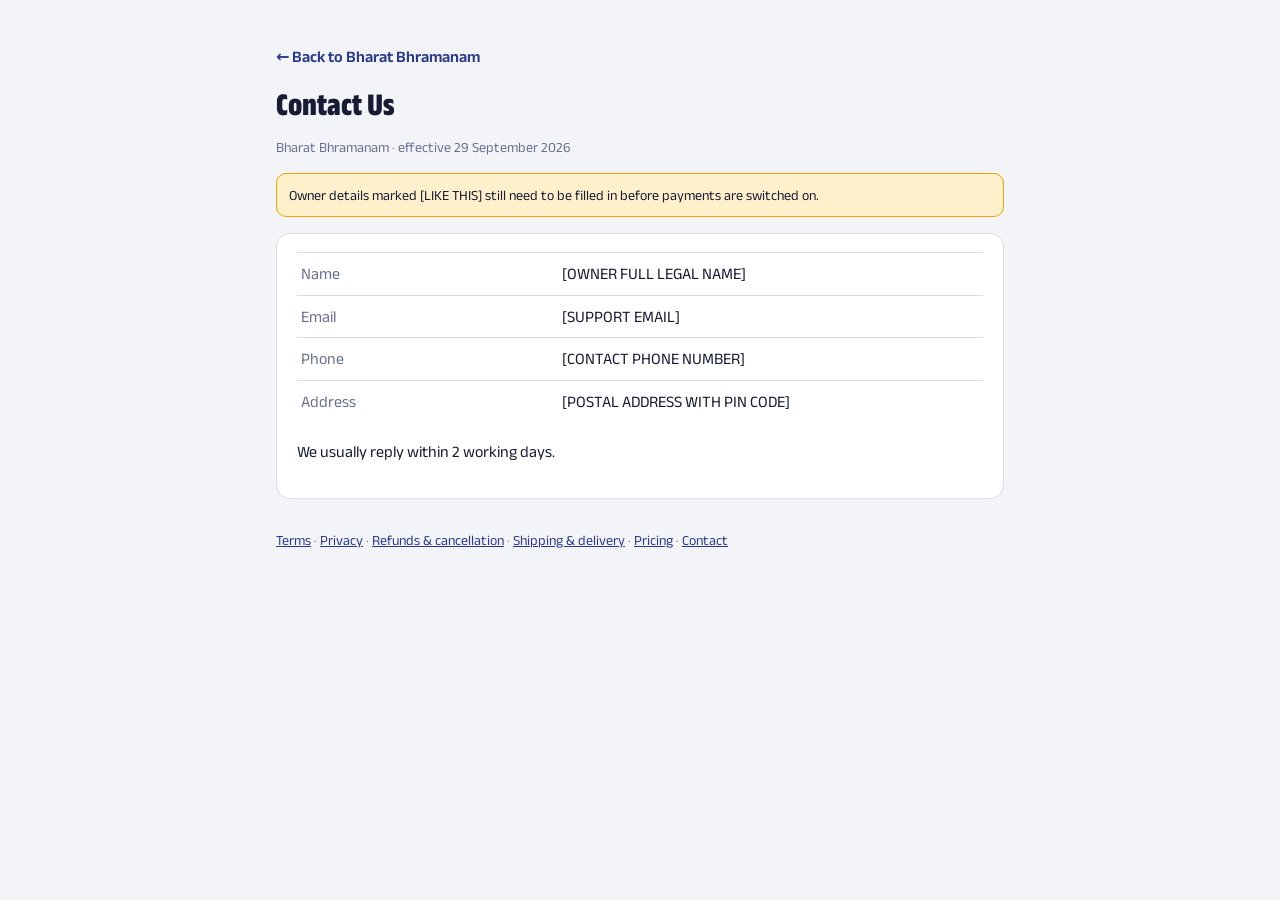
<file: contact.html>
<!doctype html><html lang="en"><head><meta charset="utf-8"><meta name="viewport" content="width=device-width,initial-scale=1">
<meta http-equiv="Content-Security-Policy" content="default-src 'none'; style-src 'self' 'unsafe-inline'; font-src 'self'; img-src 'self' data:; base-uri 'none'; form-action 'none'">
<meta name="referrer" content="no-referrer"><title>Contact Us · Bharat Bhramanam</title><link rel="icon" href="icon.svg" type="image/svg+xml">
<link rel="stylesheet" href="legal.css"></head><body><main><p><a class="back" href="./">← Back to Bharat Bhramanam</a></p><h1>Contact Us</h1><p class="meta">Bharat Bhramanam · effective 29 September 2026</p><p class="todo">Owner details marked [LIKE THIS] still need to be filled in before payments are switched on.</p><div class="card">
<table><tr><td>Name</td><td>[OWNER FULL LEGAL NAME]</td></tr><tr><td>Email</td><td>[SUPPORT EMAIL]</td></tr><tr><td>Phone</td><td>[CONTACT PHONE NUMBER]</td></tr>
<tr><td>Address</td><td>[POSTAL ADDRESS WITH PIN CODE]</td></tr></table><p>We usually reply within 2 working days.</p></div><footer><a href="terms.html">Terms</a> · <a href="privacy.html">Privacy</a> · <a href="refund.html">Refunds &amp; cancellation</a> · <a href="shipping.html">Shipping &amp; delivery</a> · <a href="pricing.html">Pricing</a> · <a href="contact.html">Contact</a></footer></main></body></html>
</file>
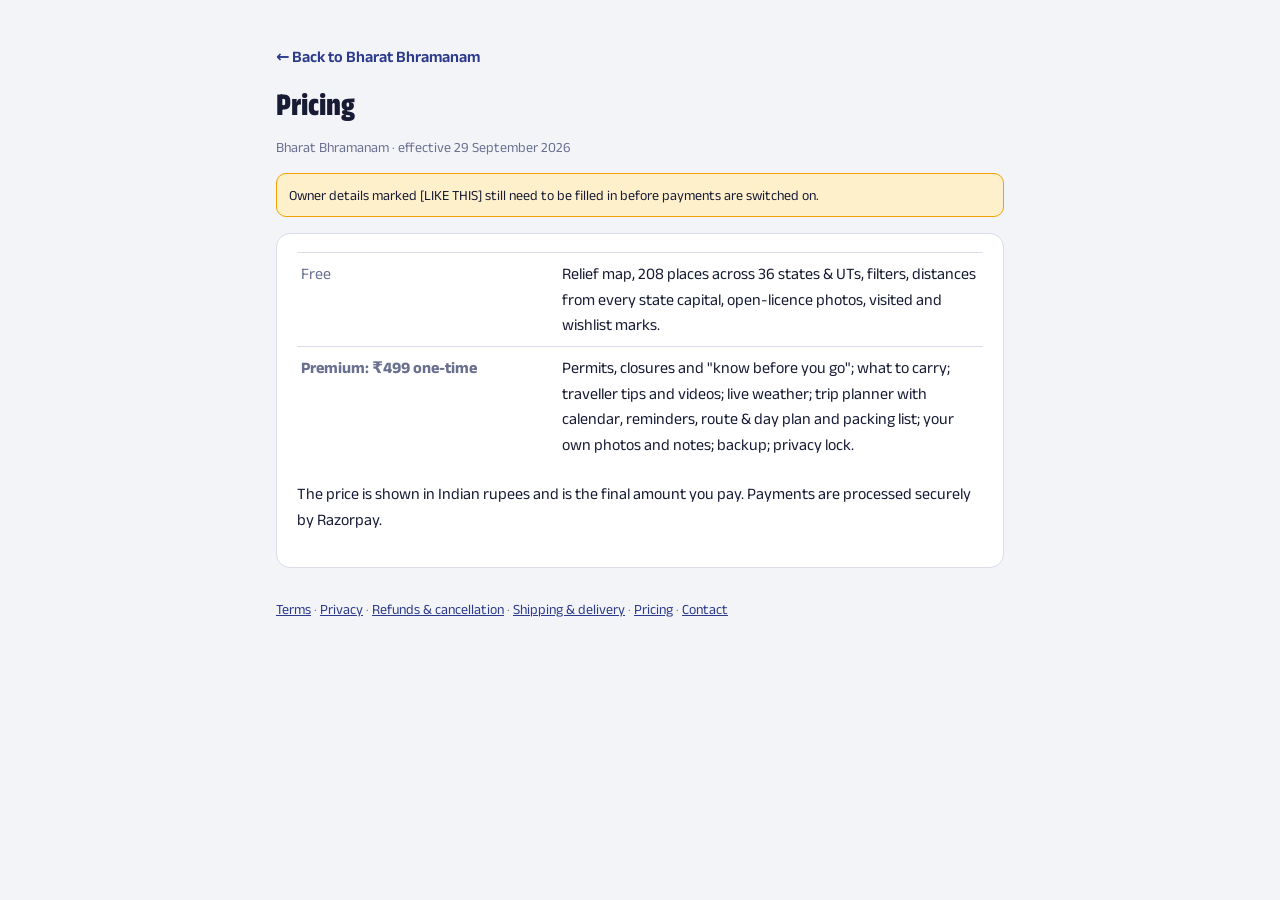
<file: pricing.html>
<!doctype html><html lang="en"><head><meta charset="utf-8"><meta name="viewport" content="width=device-width,initial-scale=1">
<meta http-equiv="Content-Security-Policy" content="default-src 'none'; style-src 'self' 'unsafe-inline'; font-src 'self'; img-src 'self' data:; base-uri 'none'; form-action 'none'">
<meta name="referrer" content="no-referrer"><title>Pricing · Bharat Bhramanam</title><link rel="icon" href="icon.svg" type="image/svg+xml">
<link rel="stylesheet" href="legal.css"></head><body><main><p><a class="back" href="./">← Back to Bharat Bhramanam</a></p><h1>Pricing</h1><p class="meta">Bharat Bhramanam · effective 29 September 2026</p><p class="todo">Owner details marked [LIKE THIS] still need to be filled in before payments are switched on.</p><div class="card">
<table><tr><td>Free</td><td>Relief map, 208 places across 36 states &amp; UTs, filters, distances from every state capital, open-licence photos, visited and wishlist marks.</td></tr>
<tr><td><b>Premium: ₹499 one-time</b></td><td>Permits, closures and "know before you go"; what to carry; traveller tips and videos; live weather; trip planner with calendar, reminders, route &amp; day plan and packing list; your own photos and notes; backup; privacy lock.</td></tr></table>
<p>The price is shown in Indian rupees and is the final amount you pay. Payments are processed securely by Razorpay.</p></div><footer><a href="terms.html">Terms</a> · <a href="privacy.html">Privacy</a> · <a href="refund.html">Refunds &amp; cancellation</a> · <a href="shipping.html">Shipping &amp; delivery</a> · <a href="pricing.html">Pricing</a> · <a href="contact.html">Contact</a></footer></main></body></html>
</file>
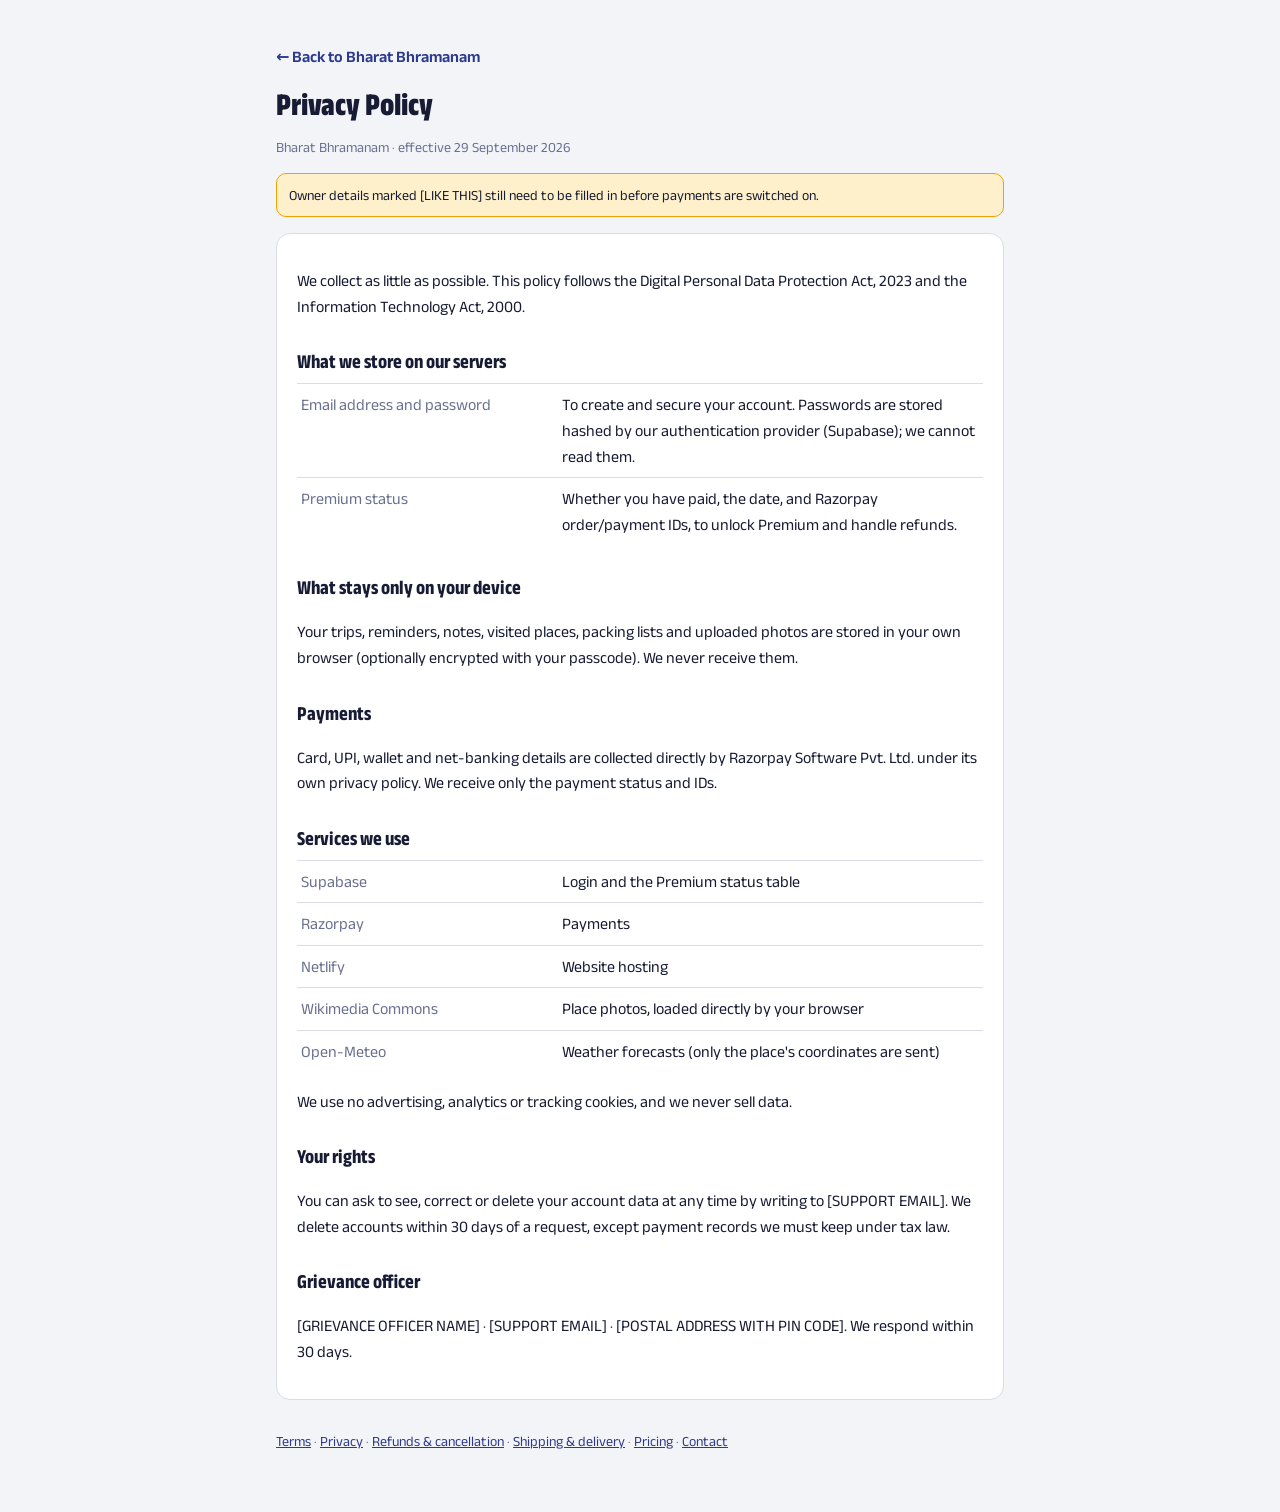
<file: privacy.html>
<!doctype html><html lang="en"><head><meta charset="utf-8"><meta name="viewport" content="width=device-width,initial-scale=1">
<meta http-equiv="Content-Security-Policy" content="default-src 'none'; style-src 'self' 'unsafe-inline'; font-src 'self'; img-src 'self' data:; base-uri 'none'; form-action 'none'">
<meta name="referrer" content="no-referrer"><title>Privacy Policy · Bharat Bhramanam</title><link rel="icon" href="icon.svg" type="image/svg+xml">
<link rel="stylesheet" href="legal.css"></head><body><main><p><a class="back" href="./">← Back to Bharat Bhramanam</a></p><h1>Privacy Policy</h1><p class="meta">Bharat Bhramanam · effective 29 September 2026</p><p class="todo">Owner details marked [LIKE THIS] still need to be filled in before payments are switched on.</p><div class="card">
<p>We collect as little as possible. This policy follows the Digital Personal Data Protection Act, 2023 and the Information Technology Act, 2000.</p>
<h2>What we store on our servers</h2><table>
<tr><td>Email address and password</td><td>To create and secure your account. Passwords are stored hashed by our authentication provider (Supabase); we cannot read them.</td></tr>
<tr><td>Premium status</td><td>Whether you have paid, the date, and Razorpay order/payment IDs, to unlock Premium and handle refunds.</td></tr></table>
<h2>What stays only on your device</h2><p>Your trips, reminders, notes, visited places, packing lists and uploaded photos are stored in your own browser (optionally encrypted with your passcode). We never receive them.</p>
<h2>Payments</h2><p>Card, UPI, wallet and net-banking details are collected directly by Razorpay Software Pvt. Ltd. under its own privacy policy. We receive only the payment status and IDs.</p>
<h2>Services we use</h2><table>
<tr><td>Supabase</td><td>Login and the Premium status table</td></tr><tr><td>Razorpay</td><td>Payments</td></tr><tr><td>Netlify</td><td>Website hosting</td></tr>
<tr><td>Wikimedia Commons</td><td>Place photos, loaded directly by your browser</td></tr><tr><td>Open-Meteo</td><td>Weather forecasts (only the place's coordinates are sent)</td></tr></table>
<p>We use no advertising, analytics or tracking cookies, and we never sell data.</p>
<h2>Your rights</h2><p>You can ask to see, correct or delete your account data at any time by writing to [SUPPORT EMAIL]. We delete accounts within 30 days of a request, except payment records we must keep under tax law.</p>
<h2>Grievance officer</h2><p>[GRIEVANCE OFFICER NAME] · [SUPPORT EMAIL] · [POSTAL ADDRESS WITH PIN CODE]. We respond within 30 days.</p></div><footer><a href="terms.html">Terms</a> · <a href="privacy.html">Privacy</a> · <a href="refund.html">Refunds &amp; cancellation</a> · <a href="shipping.html">Shipping &amp; delivery</a> · <a href="pricing.html">Pricing</a> · <a href="contact.html">Contact</a></footer></main></body></html>
</file>
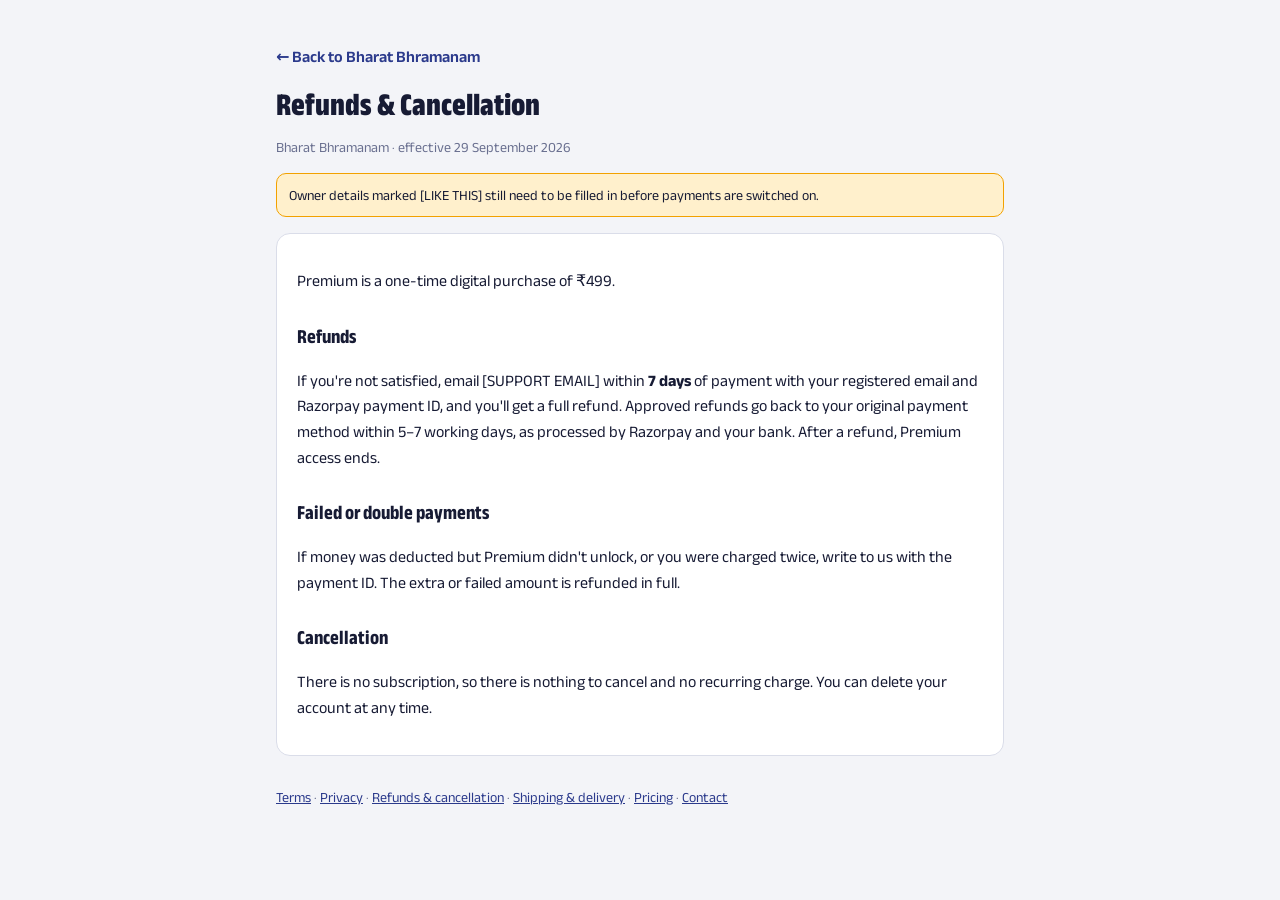
<file: refund.html>
<!doctype html><html lang="en"><head><meta charset="utf-8"><meta name="viewport" content="width=device-width,initial-scale=1">
<meta http-equiv="Content-Security-Policy" content="default-src 'none'; style-src 'self' 'unsafe-inline'; font-src 'self'; img-src 'self' data:; base-uri 'none'; form-action 'none'">
<meta name="referrer" content="no-referrer"><title>Refunds &amp; Cancellation · Bharat Bhramanam</title><link rel="icon" href="icon.svg" type="image/svg+xml">
<link rel="stylesheet" href="legal.css"></head><body><main><p><a class="back" href="./">← Back to Bharat Bhramanam</a></p><h1>Refunds &amp; Cancellation</h1><p class="meta">Bharat Bhramanam · effective 29 September 2026</p><p class="todo">Owner details marked [LIKE THIS] still need to be filled in before payments are switched on.</p><div class="card">
<p>Premium is a one-time digital purchase of ₹499.</p>
<h2>Refunds</h2><p>If you're not satisfied, email [SUPPORT EMAIL] within <b>7 days</b> of payment with your registered email and Razorpay payment ID, and you'll get a full refund. Approved refunds go back to your original payment method within 5–7 working days, as processed by Razorpay and your bank. After a refund, Premium access ends.</p>
<h2>Failed or double payments</h2><p>If money was deducted but Premium didn't unlock, or you were charged twice, write to us with the payment ID. The extra or failed amount is refunded in full.</p>
<h2>Cancellation</h2><p>There is no subscription, so there is nothing to cancel and no recurring charge. You can delete your account at any time.</p></div><footer><a href="terms.html">Terms</a> · <a href="privacy.html">Privacy</a> · <a href="refund.html">Refunds &amp; cancellation</a> · <a href="shipping.html">Shipping &amp; delivery</a> · <a href="pricing.html">Pricing</a> · <a href="contact.html">Contact</a></footer></main></body></html>
</file>
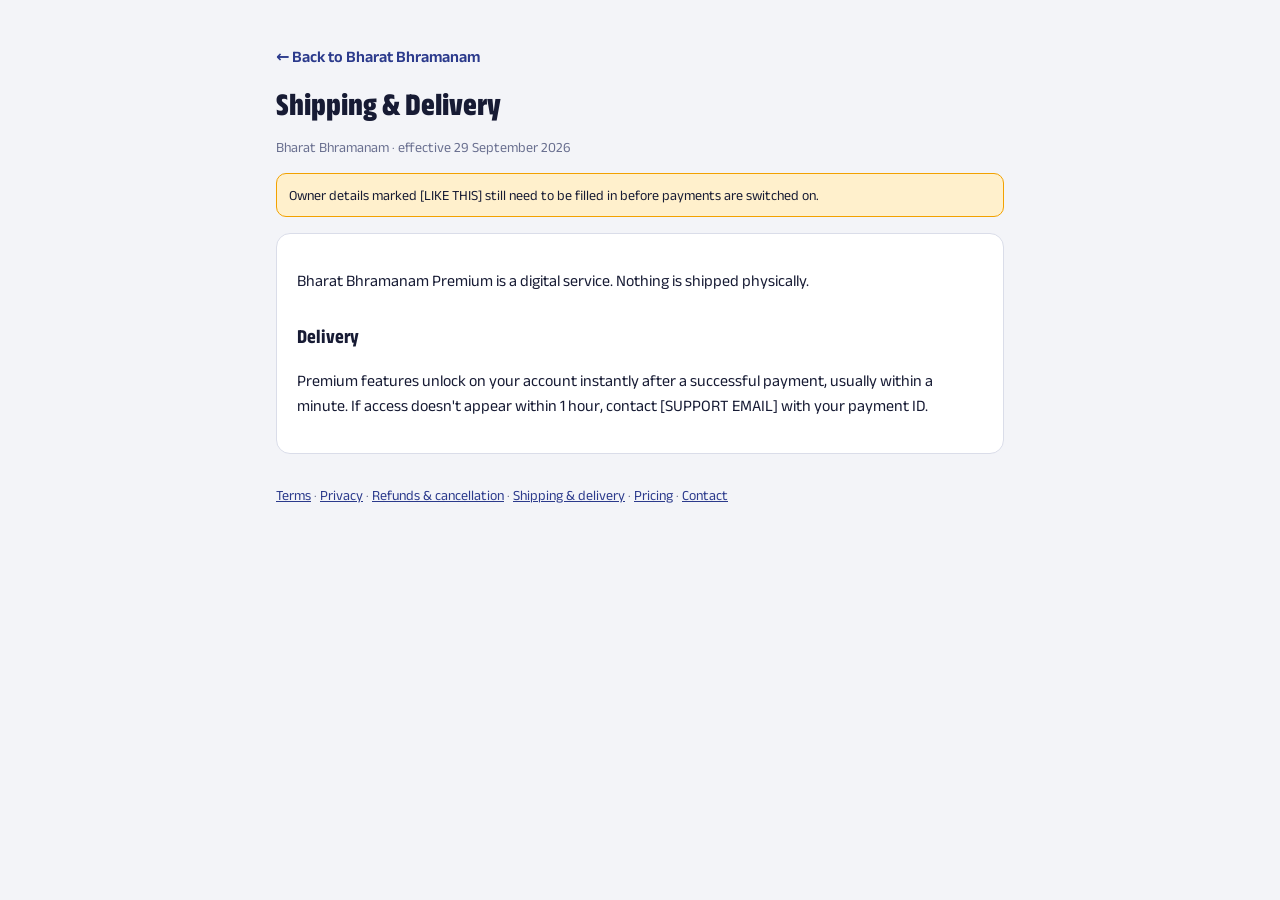
<file: shipping.html>
<!doctype html><html lang="en"><head><meta charset="utf-8"><meta name="viewport" content="width=device-width,initial-scale=1">
<meta http-equiv="Content-Security-Policy" content="default-src 'none'; style-src 'self' 'unsafe-inline'; font-src 'self'; img-src 'self' data:; base-uri 'none'; form-action 'none'">
<meta name="referrer" content="no-referrer"><title>Shipping &amp; Delivery · Bharat Bhramanam</title><link rel="icon" href="icon.svg" type="image/svg+xml">
<link rel="stylesheet" href="legal.css"></head><body><main><p><a class="back" href="./">← Back to Bharat Bhramanam</a></p><h1>Shipping &amp; Delivery</h1><p class="meta">Bharat Bhramanam · effective 29 September 2026</p><p class="todo">Owner details marked [LIKE THIS] still need to be filled in before payments are switched on.</p><div class="card">
<p>Bharat Bhramanam Premium is a digital service. Nothing is shipped physically.</p><h2>Delivery</h2><p>Premium features unlock on your account instantly after a successful payment, usually within a minute. If access doesn't appear within 1 hour, contact [SUPPORT EMAIL] with your payment ID.</p></div><footer><a href="terms.html">Terms</a> · <a href="privacy.html">Privacy</a> · <a href="refund.html">Refunds &amp; cancellation</a> · <a href="shipping.html">Shipping &amp; delivery</a> · <a href="pricing.html">Pricing</a> · <a href="contact.html">Contact</a></footer></main></body></html>
</file>
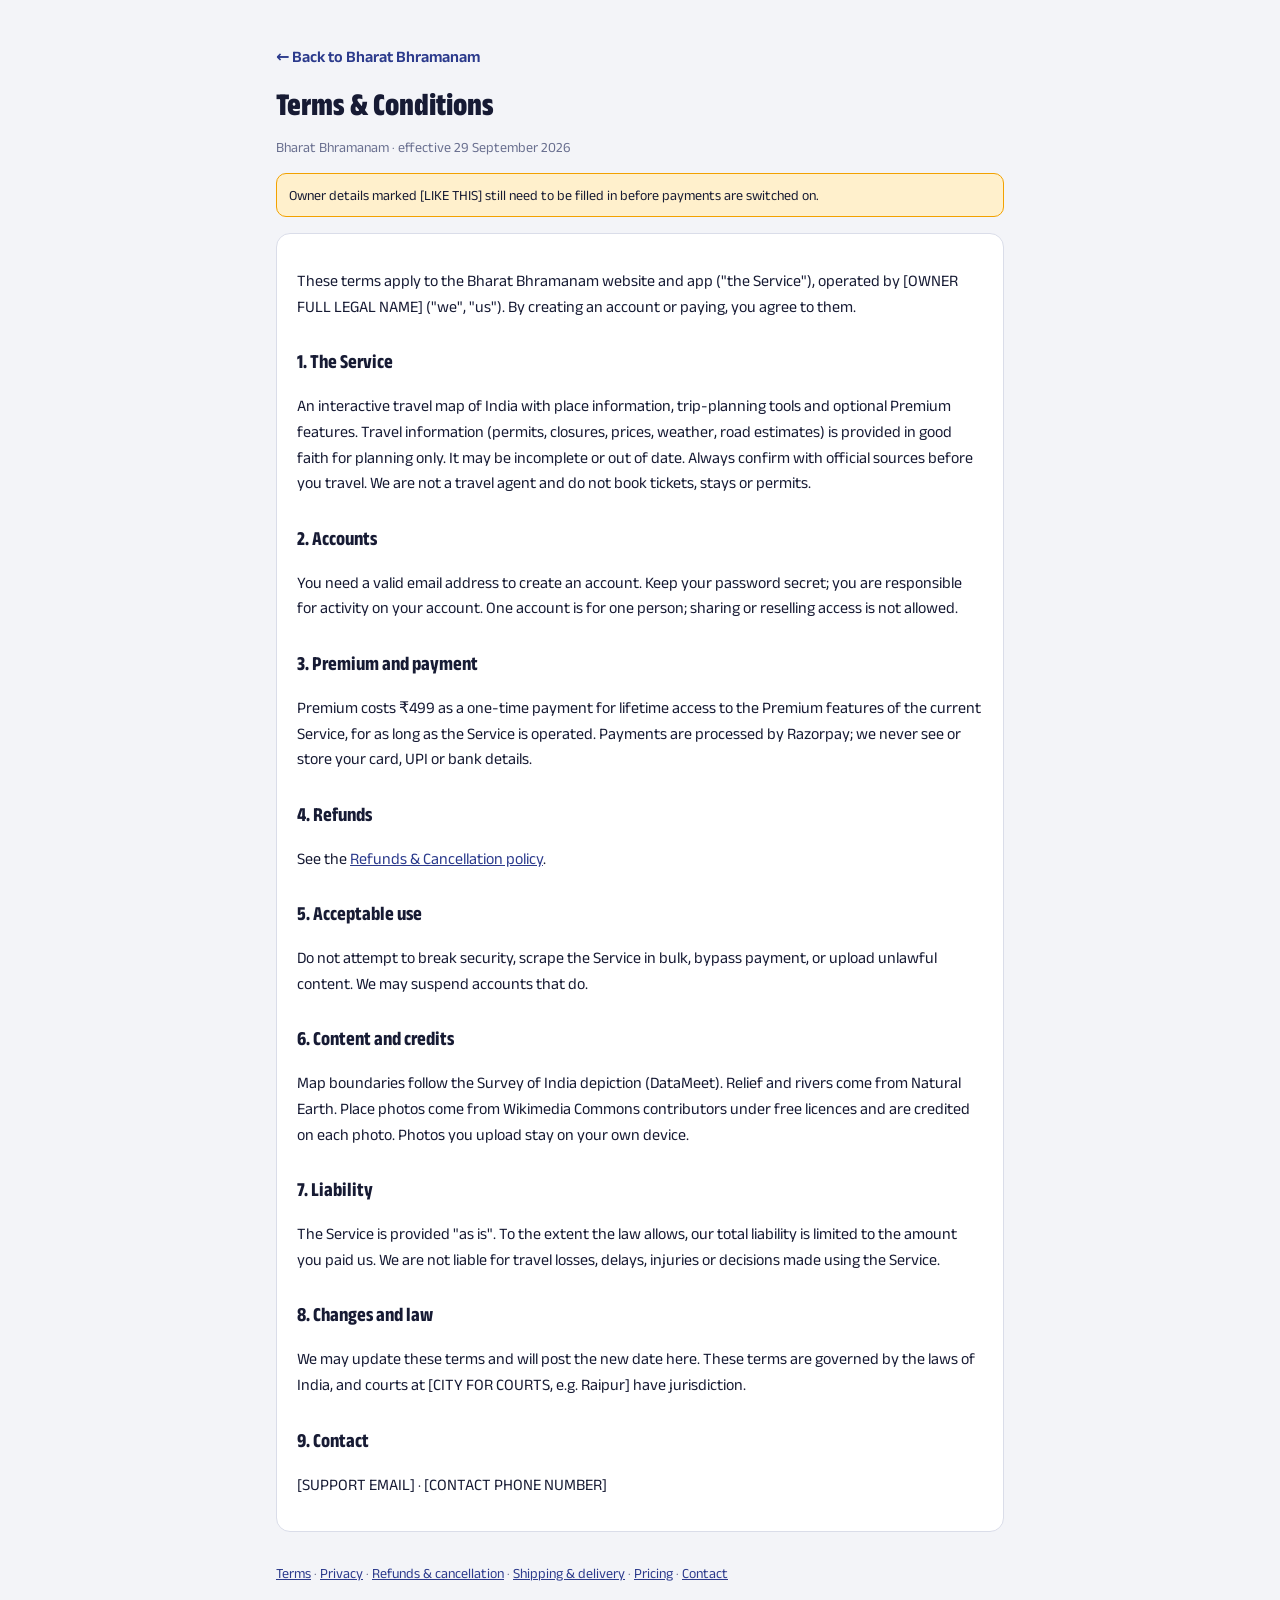
<file: terms.html>
<!doctype html><html lang="en"><head><meta charset="utf-8"><meta name="viewport" content="width=device-width,initial-scale=1">
<meta http-equiv="Content-Security-Policy" content="default-src 'none'; style-src 'self' 'unsafe-inline'; font-src 'self'; img-src 'self' data:; base-uri 'none'; form-action 'none'">
<meta name="referrer" content="no-referrer"><title>Terms &amp; Conditions · Bharat Bhramanam</title><link rel="icon" href="icon.svg" type="image/svg+xml">
<link rel="stylesheet" href="legal.css"></head><body><main><p><a class="back" href="./">← Back to Bharat Bhramanam</a></p><h1>Terms &amp; Conditions</h1><p class="meta">Bharat Bhramanam · effective 29 September 2026</p><p class="todo">Owner details marked [LIKE THIS] still need to be filled in before payments are switched on.</p><div class="card">
<p>These terms apply to the Bharat Bhramanam website and app ("the Service"), operated by [OWNER FULL LEGAL NAME] ("we", "us"). By creating an account or paying, you agree to them.</p>
<h2>1. The Service</h2><p>An interactive travel map of India with place information, trip-planning tools and optional Premium features. Travel information (permits, closures, prices, weather, road estimates) is provided in good faith for planning only. It may be incomplete or out of date. Always confirm with official sources before you travel. We are not a travel agent and do not book tickets, stays or permits.</p>
<h2>2. Accounts</h2><p>You need a valid email address to create an account. Keep your password secret; you are responsible for activity on your account. One account is for one person; sharing or reselling access is not allowed.</p>
<h2>3. Premium and payment</h2><p>Premium costs ₹499 as a one-time payment for lifetime access to the Premium features of the current Service, for as long as the Service is operated. Payments are processed by Razorpay; we never see or store your card, UPI or bank details.</p>
<h2>4. Refunds</h2><p>See the <a href="refund.html">Refunds &amp; Cancellation policy</a>.</p>
<h2>5. Acceptable use</h2><p>Do not attempt to break security, scrape the Service in bulk, bypass payment, or upload unlawful content. We may suspend accounts that do.</p>
<h2>6. Content and credits</h2><p>Map boundaries follow the Survey of India depiction (DataMeet). Relief and rivers come from Natural Earth. Place photos come from Wikimedia Commons contributors under free licences and are credited on each photo. Photos you upload stay on your own device.</p>
<h2>7. Liability</h2><p>The Service is provided "as is". To the extent the law allows, our total liability is limited to the amount you paid us. We are not liable for travel losses, delays, injuries or decisions made using the Service.</p>
<h2>8. Changes and law</h2><p>We may update these terms and will post the new date here. These terms are governed by the laws of India, and courts at [CITY FOR COURTS, e.g. Raipur] have jurisdiction.</p>
<h2>9. Contact</h2><p>[SUPPORT EMAIL] · [CONTACT PHONE NUMBER]</p></div><footer><a href="terms.html">Terms</a> · <a href="privacy.html">Privacy</a> · <a href="refund.html">Refunds &amp; cancellation</a> · <a href="shipping.html">Shipping &amp; delivery</a> · <a href="pricing.html">Pricing</a> · <a href="contact.html">Contact</a></footer></main></body></html>
</file>
<file: legal.css>
@font-face{font-family:'Anek Latin';font-style:normal;font-display:swap;font-weight:100 800;font-stretch:75% 125%;src:url(fonts/anek-latin.woff2) format('woff2')}
*{box-sizing:border-box}body{margin:0;background:#F3F4F8;color:#171B34;font:16px/1.6 'Anek Latin','Segoe UI',system-ui,sans-serif}
main{max-width:760px;margin:0 auto;padding:28px 16px 60px}a{color:#2B3A8C}h1{font-weight:800;font-stretch:80%;font-size:32px;line-height:1.15;margin:8px 0 4px}
h2{font-weight:700;font-stretch:84%;font-size:20px;margin:26px 0 6px}.meta{color:#6A7090;font-size:14px}.card{background:#fff;border:1px solid #DADDE9;border-radius:14px;padding:18px 20px;margin-top:16px}
.back{font-weight:600;text-decoration:none}.todo{background:#FFF0CC;border:1px solid #F2A100;border-radius:10px;padding:10px 12px;font-size:14px}
table{border-collapse:collapse;width:100%}td{border-top:1px solid #DADDE9;padding:8px 4px;vertical-align:top}td:first-child{width:38%;color:#6A7090}
footer{margin-top:30px;font-size:14px;color:#6A7090}
@media (prefers-color-scheme: dark){body{background:#0B0E1C;color:#EEF0FA}.card{background:#141830;border-color:#272D52}.meta,footer,td:first-child{color:#8F95B7}a{color:#A9B6FF}td{border-color:#272D52}.todo{background:#3A2C0A;border-color:#FFB627}}
</file>
